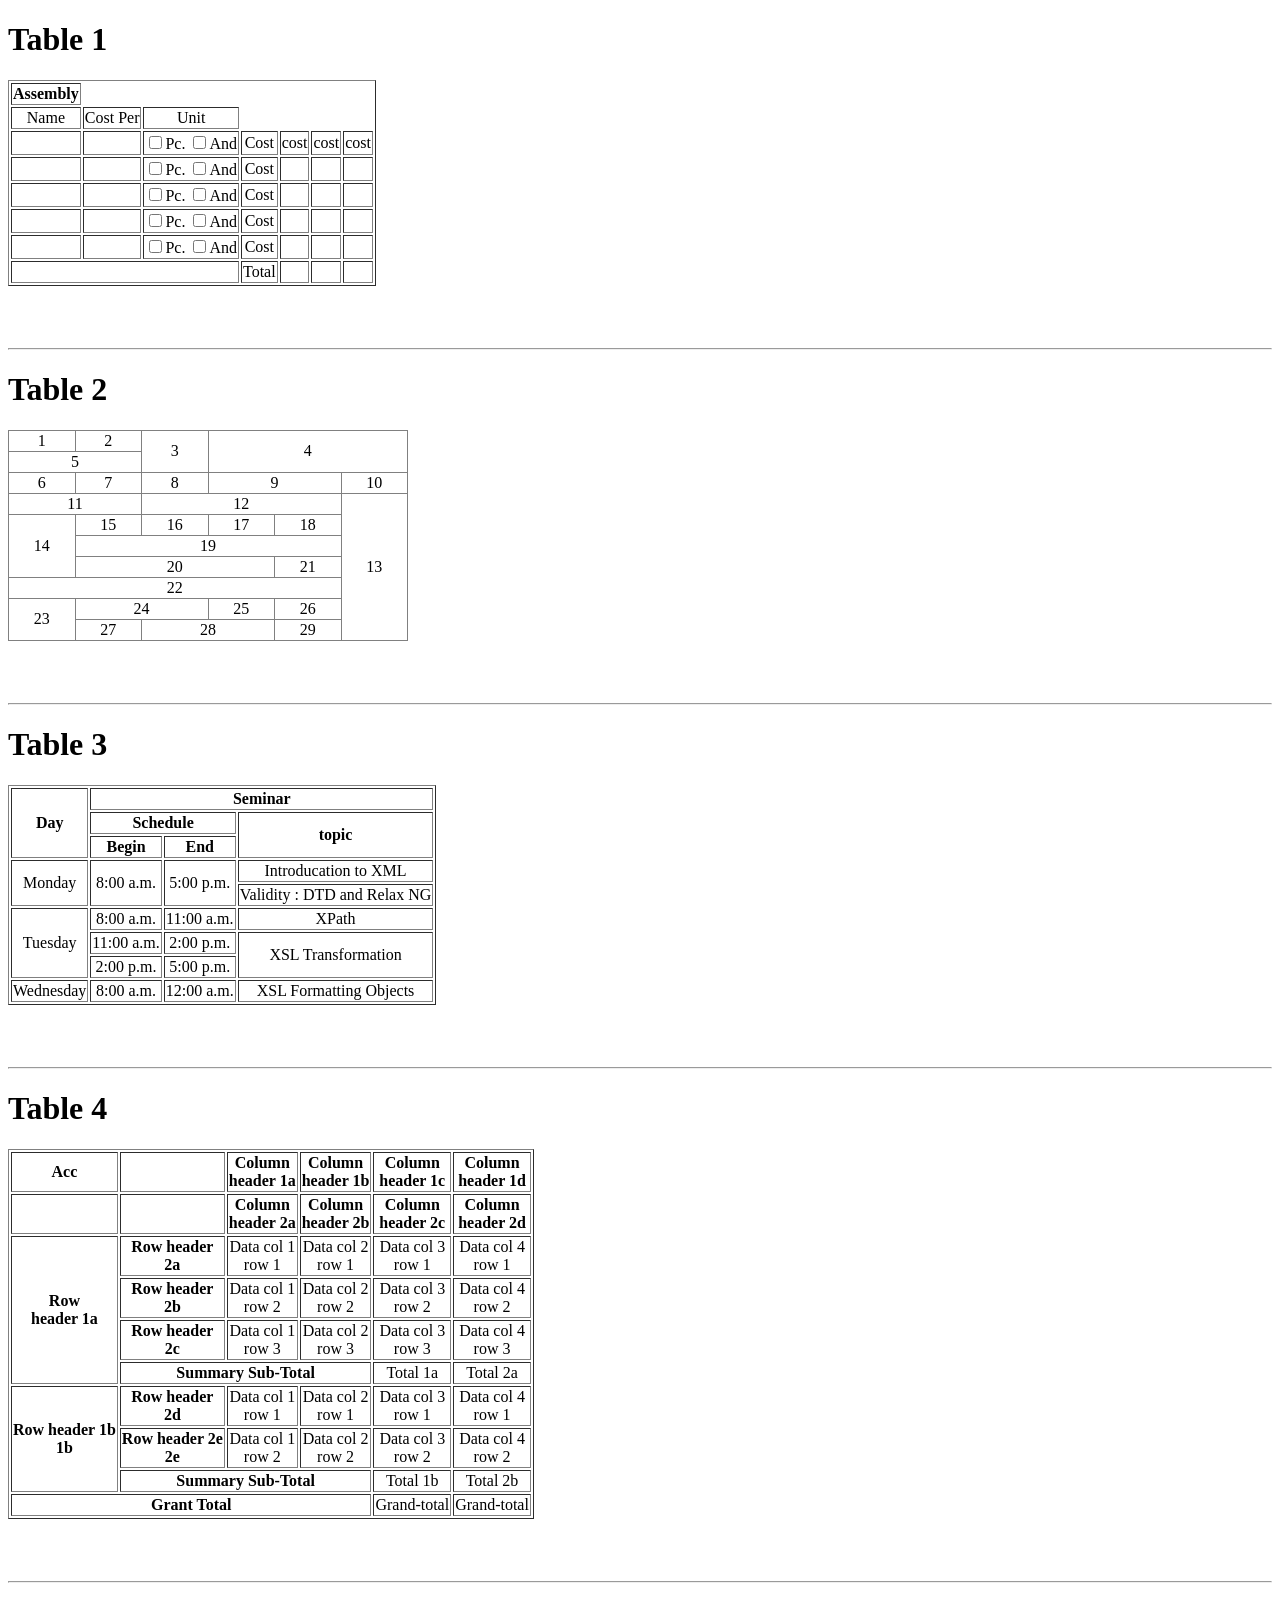
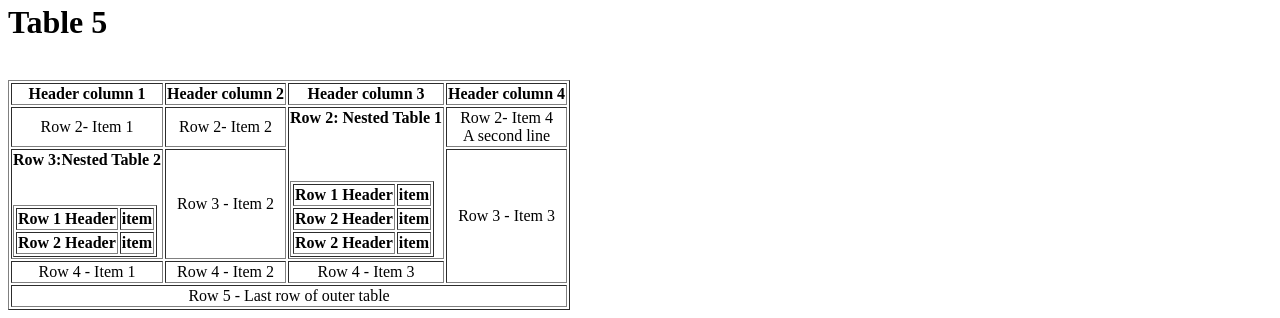
<file: html/index.html>
<!DOCTYPE html>
<html lang="en">
<head>
    <meta charset="UTF-8">
    <meta name="viewport" content="width=device-width, initial-scale=1.0">
    <title>Tables</title>
    <style>
        table{
            text-align: center;
        }
    </style>
</head>
<body>
    <h1>Table 1</h1>
    <table border="1">
        <tr>
            <th>Assembly</th>
        </tr>
        <tr>
            <td>Name</td>
            <td>Cost Per</td>
            <td>Unit</td>
        </tr>
        <tr>
            <td></td>
            <td></td>
            <td colspan="5"><input type="checkbox">Pc. <input type="checkbox" name="" id="">And</td>
            <td>Cost</td>
            <td>cost</td>
            <td>cost</td>
            <td>cost</td>
            
        </tr>
         <tr>
             <td></td>
            <td></td>
            <td colspan="5" ><input type="checkbox">Pc. <input type="checkbox" name="" id="">And</td>
            <td>Cost</td>
             <td></td>
            <td></td>
            <td></td>
        </tr>
         <tr>
             <td></td>
            <td></td>
            <td colspan="5"><input type="checkbox">Pc. <input type="checkbox" name="" id="">And</td>
            <td>Cost</td>
             <td></td>
            <td></td>
            <td></td>
        </tr>
         <tr>
             <td></td>
            <td></td>
            <td colspan="5"><input type="checkbox">Pc. <input type="checkbox" name="" id="">And</td>
            <td>Cost</td>
             <td></td>
            <td></td>
            <td></td>
        </tr>
         <tr>
             <td></td>
            <td></td>
            <td colspan="5"><input type="checkbox">Pc. <input type="checkbox" name="" id="">And</td>
            <td>Cost</td>
             <td></td>
            <td></td>
            <td></td>
        </tr>
        <tr>
            
            <td colspan="7"></td>
            
            <td>Total</td>
            <td></td>
            <td></td>
            <td></td>
        </tr>
        
      

        
    </table>
    
<br><br><br><hr>
<h1>Table 2</h1>
<table border="1" style="width: 400px; border-collapse: collapse;">
    
    <tr>
        <td>1</td>
        <td>2</td>
        <td rowspan="2">3</td>
        <td rowspan="2" colspan="4">4</td>
        
        
        
    </tr>
    <tr>
        <td colspan="2">5</td>
    </tr>
    <tr>
        <td>6</td>
        <td>7</td>  
        <td>8</td>
        <td colspan="3">9</td>
        
        <td>10</td>
       
        
    </tr>
    <tr>
        <td colspan="2">11</td>
        <td colspan="4">12</td>
        <td rowspan="7">13</td>
    </tr>
    <tr>
        <td rowspan="3">14</td>
        <td>15</td>
        <td>16</td>
        <td>17</td>
        <td>18</td>
    </tr>
    <tr>
        <td colspan="4">19</td>
    </tr>
    <tr>
        <td colspan="3">20</td>
        <td colspan="2">21</td>
    </tr>
    <tr>
        <td colspan="5">22</td>
    </tr>
    <tr>
        <td rowspan="2">23</td>
        <td colspan="2">24</td>
        <td>25</td>
        <td>26</td>
    </tr>
    <tr>
        <td>27</td>
        <td colspan="2">28</td>
        <td>29</td>
    </tr>
</table>
    <br><br><br><hr>
    <h1>Table 3</h1>

    <table border="1">
        <tr>
            <th rowspan="3">Day</th>
            <th colspan="4">Seminar</th>
        </tr>
        <tr>
            <th colspan="2">Schedule</th>
            <th rowspan="2">topic</th>
        </tr>
        <tr>
            <th>Begin</th>
            <th>End</th>
        </tr>
        <tr>
            <td rowspan="2">Monday</td>
            <td rowspan="2">8:00 a.m.</td>
            <td rowspan="2">5:00 p.m.</td>
            <td>Introducation to XML </td>
        </tr>
        <tr>
            <td>Validity : DTD and Relax NG</td>

        </tr>
        <tr>
            <td rowspan="3">Tuesday</td>
            <td>8:00 a.m.</td>
            <td>11:00 a.m.</td>
            <td>XPath</td>
        </tr>
        <tr>
            <td>11:00 a.m.</td>
            <td>2:00 p.m.</td>
            <td rowspan="2">XSL Transformation</td>
        </tr>
        <tr>
            <td>2:00 p.m.</td>
            <td>5:00 p.m.</td>
        </tr>
        <tr>
            <td>Wednesday</td>
            <td>8:00 a.m.</td>
            <td>12:00 a.m.</td>
            <td>XSL Formatting Objects</td>
        </tr>
    </table>
    <br><br><br><hr>
    <h1>Table 4</h1>
    <table border="1">
        <tr>
            <th>Acc</th>
            <th></th>
            <th>Column <br> header 1a</th>
            <th>Column <br> header 1b</th>
            <th>Column <br> header 1c</th>
            <th>Column <br> header 1d</th>
        </tr>
        <tr>
            <th></th>
            <th></th>
             <th>Column <br> header 2a</th>
            <th>Column <br> header 2b</th>
            <th>Column <br> header 2c</th>
            <th>Column <br> header 2d</th>
        </tr>
        <tr>
            <th rowspan="4">Row <br>header 1a</th>
            <th>Row header <br> 2a</th>
            <td>Data col 1 <br> row 1</td>
            <td>Data col 2 <br> row 1</td>
            <td>Data col 3 <br> row 1</td>
            <td>Data col 4 <br> row 1</td>
        </tr>
        <tr>
            <th>Row header <br> 2b</th>
             <td>Data col 1 <br> row 2</td>
            <td>Data col 2 <br> row 2</td>
            <td>Data col 3 <br> row 2</td>
            <td>Data col 4 <br> row 2</td>
        </tr>
          <tr>
            <th>Row header <br> 2c</th>
             <td>Data col 1 <br> row 3</td>
            <td>Data col 2 <br> row 3</td>
            <td>Data col 3 <br> row 3</td>
            <td>Data col 4 <br> row 3</td>
        </tr>
        <tr>
            <th colspan="3">Summary Sub-Total</th>
            <td>Total 1a</td>
            <td>Total 2a</td>
        </tr>
        <tr>
            <th rowspan="3">Row header 1b<br> 1b</th>
            <th>Row header <br> 2d</th>
             <td>Data col 1 <br> row 1</td>
            <td>Data col 2 <br> row 1</td>
            <td>Data col 3 <br> row 1</td>
            <td>Data col 4 <br> row 1</td>
        </tr>
        <tr>
            <th>Row header 2e<br> 2e</th>
             <td>Data col 1 <br> row 2</td>
            <td>Data col 2 <br> row 2</td>
            <td>Data col 3 <br> row 2</td>
            <td>Data col 4 <br> row 2</td>
        </tr>
        <tr>
            <th colspan="3">Summary Sub-Total</th>
            <td>Total 1b</td>
            <td>Total 2b</td>
        </tr>
        <tr>
            <th colspan="4">Grant Total</th>
            <td>Grand-total</td>
            <td>Grand-total</td>
        </tr>
    </table>
    <br><br><br><hr>
    <h1>Table 5</h1>
    <table border="1">
        <tr>
            <th>Header column 1</th>
            <th>Header column 2</th>
            <th>Header column 3</th>
            <th>Header column 4</th>
        </tr>
        <tr>
            <td>Row 2- Item 1</td>
            <td>Row 2- Item 2</td>
            <br>
            <th rowspan="2">Row 2: Nested Table 1

                <table border="1">
                    <br><br><br><br>
                    <tr>
                        <th>Row 1 Header</th>
                        <td>item</td>
                    </tr>
                    <tr>
                        <th>Row 2 Header</th>
                        <td>item</td>
                    </tr>
                    <tr>
                        <th>Row 2 Header</th>
                        <td>item</td>
                    </tr>
                </table>
            </th>
          

            <td>Row 2- Item 4 <br>A second line</td>

        </tr>
        <tr>
            <th rowspan="1">Row 3:Nested Table 2
            <br><br><br>
                       <table border="1">
                    <tr>
                        <th>Row 1 Header</th>
                        <td>item</td>
                    </tr>
                    <tr>
                        <th>Row 2 Header</th>
                        <td>item</td>
                    </tr>
                </table>
            </th>
             <td>Row 3 - Item 2</td>
              <td rowspan="2">Row 3 - Item 3</td>
              <tr>
                <td>Row 4 - Item 1</td>
                <td>Row 4 - Item 2</td>
                <td>Row 4 - Item 3</td>
                
              </tr>
              <tr>
                <td colspan="4">Row 5 - Last row of outer table</td>
              </tr>
                

        </tr>
    </table>
</body>
</html>
</file>
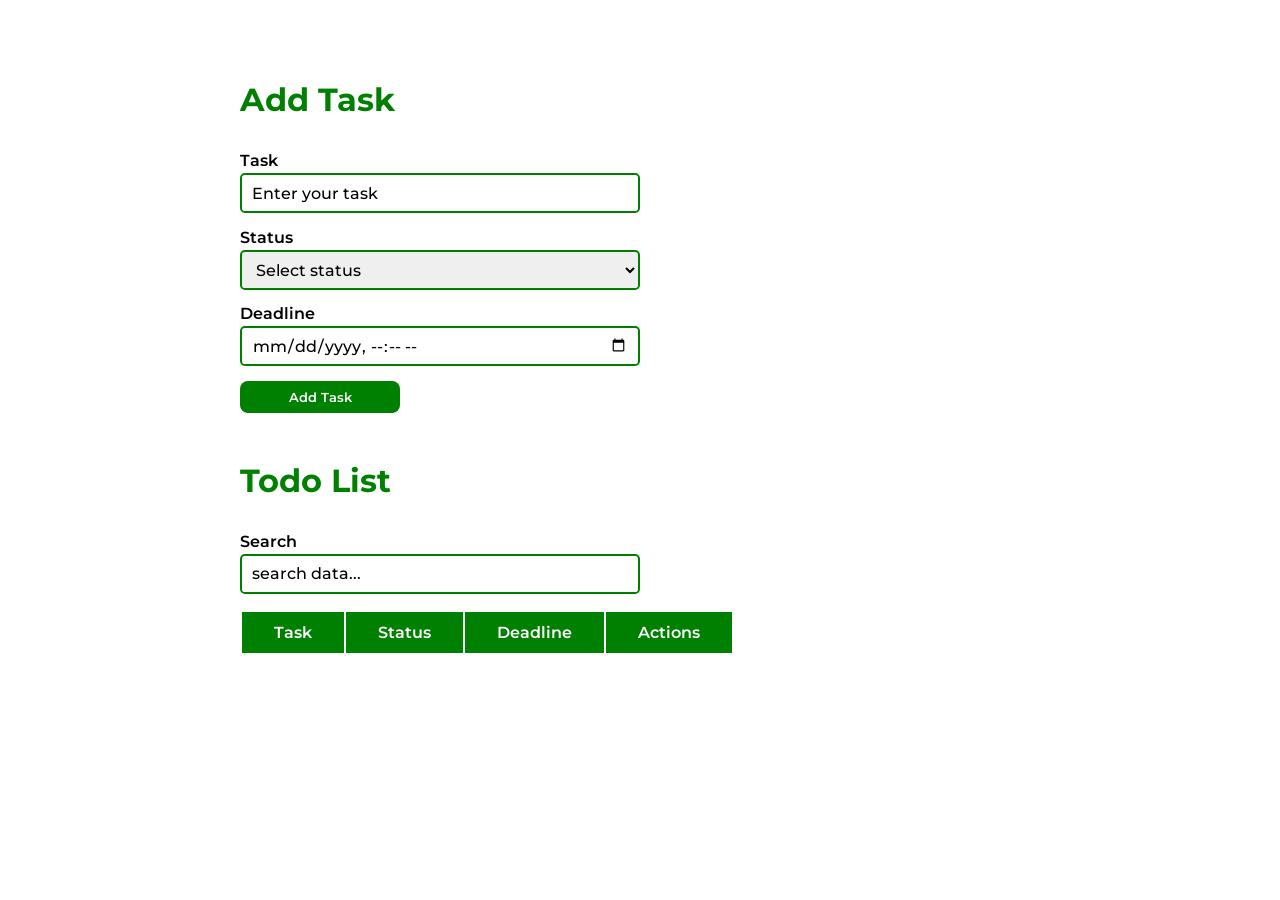
<file: crud/crud.html>
<!DOCTYPE html>
<html lang="en">
<head>
    <meta charset="UTF-8">
    <meta name="viewport" content="width=device-width, initial-scale=1.0">
    <title>Crud Operation</title>

    <!-- style file -->
    <link rel="stylesheet" href="./crud.css">

    <!-- font link -->
  <link rel="preconnect" href="https://fonts.googleapis.com">
<link rel="preconnect" href="https://fonts.gstatic.com" crossorigin>
<link href="https://fonts.googleapis.com/css2?family=Inter:ital,opsz,wght@0,14..32,100..900;1,14..32,100..900&family=Montserrat:ital,wght@0,100..900;1,100..900&family=Roboto:ital,wght@0,100..900;1,100..900&display=swap" rel="stylesheet">

</head>
<body>
    
    <main>
        <div class="curdselection">
            <p>Add Task</p>
            <div class="formData">
                
                <form action="" id="userTaskSubmit">
                    <div class="userInformation">

                        <label for="userTask">Task</label>
                        <input type="text" name="enterTask" id="enterTask" placeholder="Enter your task">
                        <span class="requireSpan1">please fill up</span>
                    </div>
                    
                    <div class="userInformation">
                        
                        <label for="userStatus">Status</label>
                        <select name="userDropDown" id="userDropDown">
                            <option value="" name="">Select status</option>
                            <option value="ongoing" name="ongoing">Ongoing</option>
                            <option value="padding" name="padding">Padding</option>
                            <option value="completed" name="completed">Completed</option>
                        </select>
                        <span class="requireSpan2">please fill up</span>
                    </div>
                    <div class="userInformation">
                        
                        <label for="userTime">Deadline</label>
                        <input type="datetime-local" name="userTime" id="userTime">
                        <span class="requireSpan3">please fill up</span>
                    </div>
                    <button type="submit" id="addTaskData">Add Task</button>
                </form>
            </div>
            <div class="taskTable">
                <p>Todo List</p>
                <div class="searchElem">

                    <label for="searchData">Search</label>
                    <input type="text" name="searchData" id="searchData" placeholder="search data...">
                </div>
                <table border="1" id="tableData">
                    <tr>
                        <th>Task</th>
                        <th>Status</th>
                        <th>Deadline</th>
                        <th>Actions</th>
                    </tr>
                    <tr class="dataInsert">
                        
                    </tr>
                    
                </table>
            </div>
        </div>
        
    </main>
    




    <script src="./crud.js"></script>
</body>
</html>
</file>
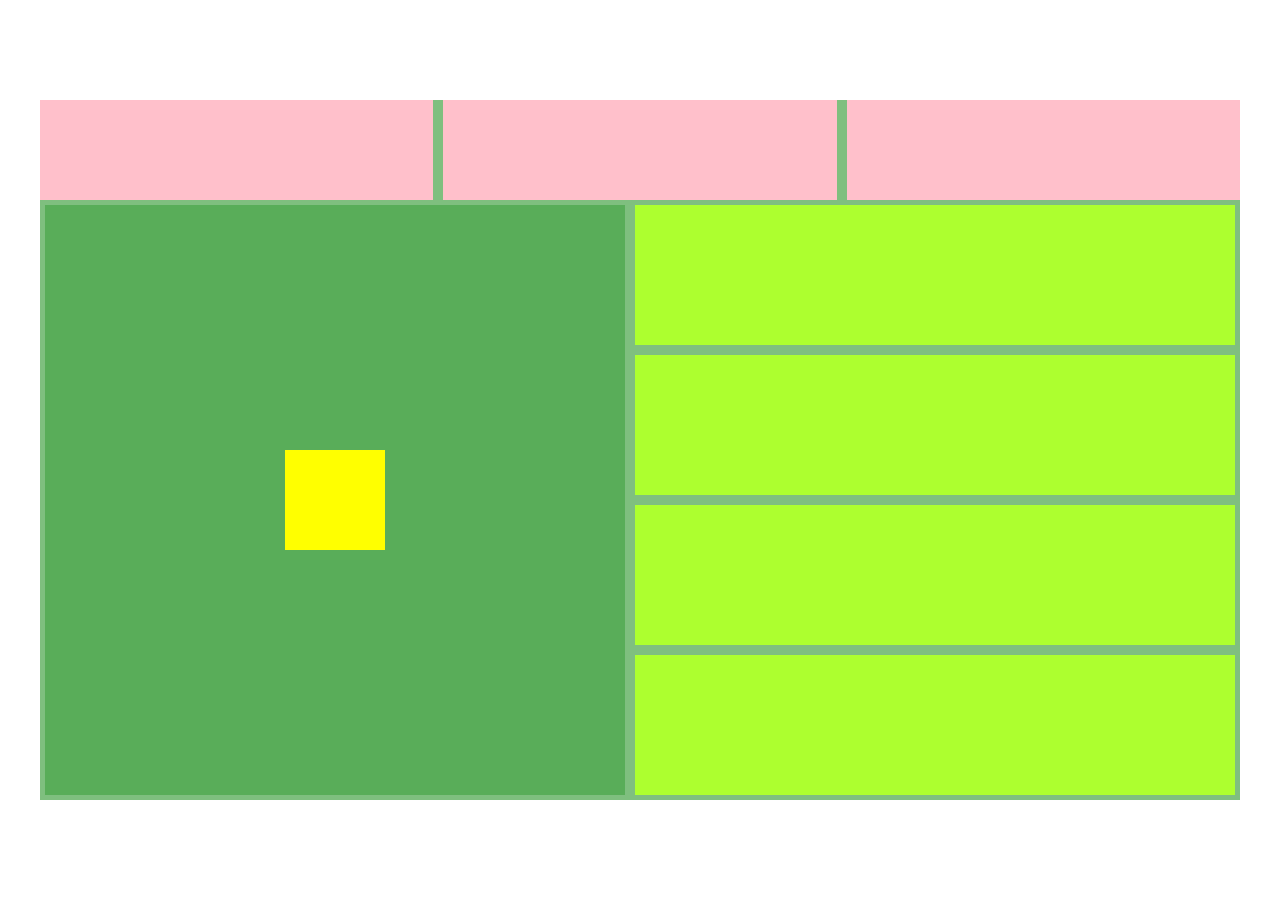
<file: css/flexbox1.html>
<!DOCTYPE html>
<html lang="en">
<head>
    <meta charset="UTF-8">
    <meta name="viewport" content="width=device-width, initial-scale=1.0">
    <title>Flex-box</title>
    <link rel="stylesheet" href="style.css">
</head>
<body>
    <div class="main-container">
        <div class="top-div">
          <div></div>
          <div></div>
          <div></div>
        </div>
        <div class="second-div">

          <div class="left-div">
            <div class="yellow-div"></div>
          
          </div>
          <div class="right-div">
            <div></div>
            <div></div>
            <div></div>
            <div></div>
        </div>
        </div>
    </div>
 </body>
</html>
</file>
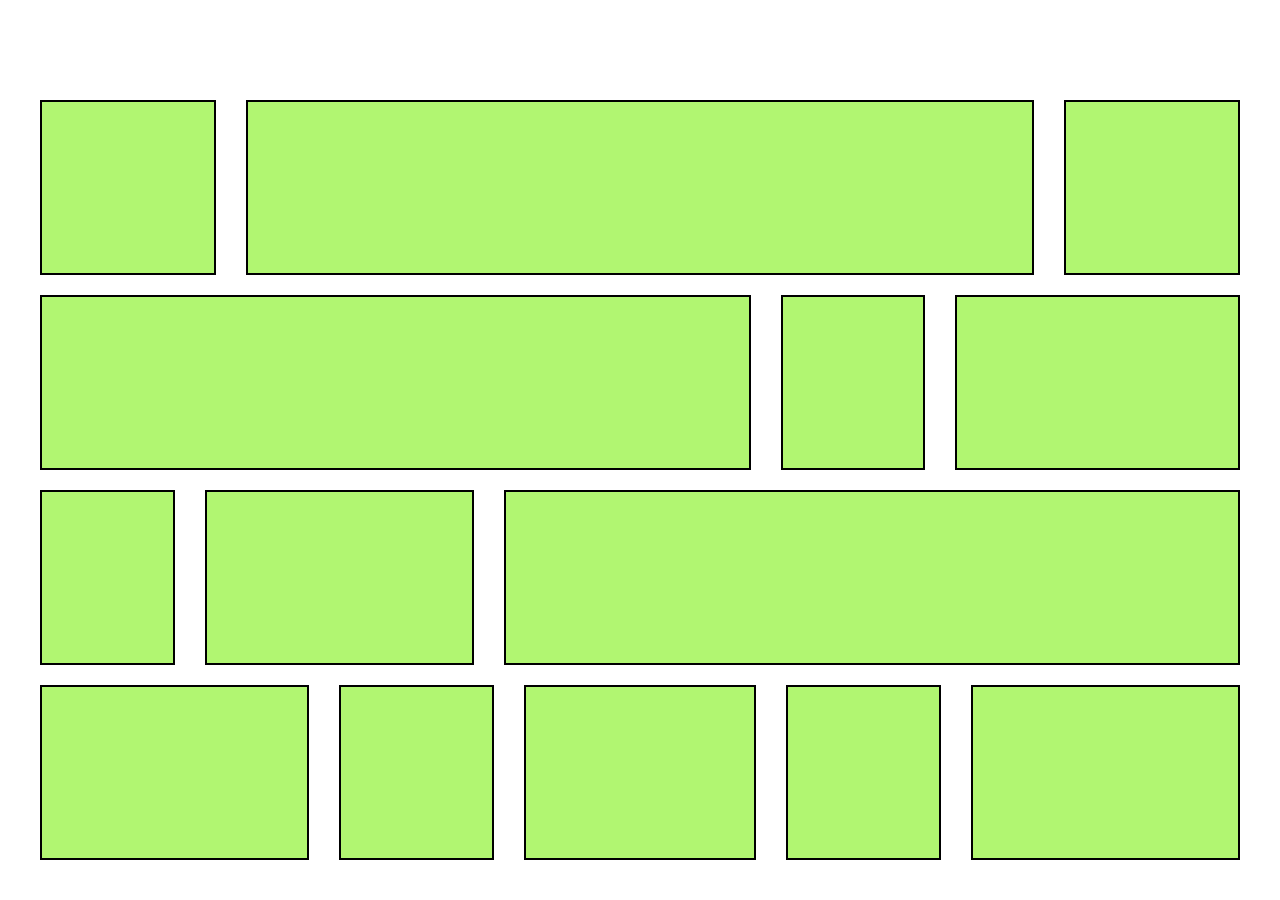
<file: css/flexbox2.html>
<!DOCTYPE html>
<html lang="en">
<head>
    <meta charset="UTF-8">
    <meta name="viewport" content="width=device-width, initial-scale=1.0">
    <title>Document</title>
    <link rel="stylesheet" href="./flexbox2.css">
</head>
<body>
    <div class="main-container">
        <div class="top-div">
            <div></div>
            <div class="middle-div"></div>
            <div></div>
        </div>
        <div class="second-div">
            <div class="first-div"></div>
            <div></div>
            <div></div>
        </div>
          <div class="third-div">
            <div></div>
            <div></div>
            <div class="last-div"></div>
        </div>
          <div class="fourth-div">
            <div></div>
            <div></div>
            <div></div>
            <div></div>
            <div></div>
        </div>
    </div>
</body>
</html>
</file>
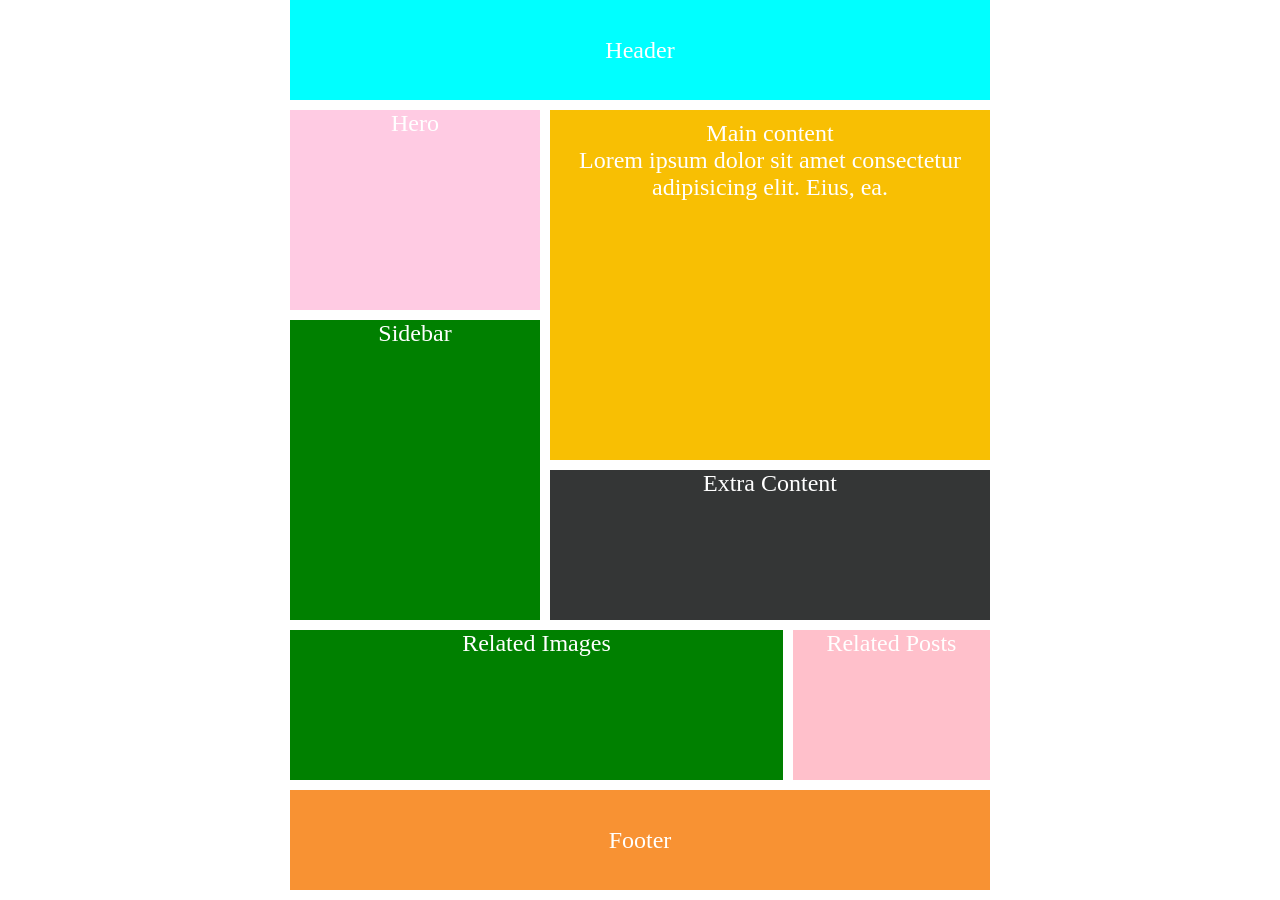
<file: css/flexbox3.html>
<!DOCTYPE html>
<html lang="en">
<head>
    <meta charset="UTF-8">
    <meta name="viewport" content="width=device-width, initial-scale=1.0">
    <title>Document</title>
    <link rel="stylesheet" href="./flexbox3.css">
</head>
<body>
    <div class="main-container">
        <div class="header">Header</div>
        <div class="top-main-div">

            <div class="top-div">
                <div>Hero</div>
                <div>Sidebar</div>
                
            </div>
            <div class="second-div-main">

                <div class="second-div">
                    <div>Main content
                        <p>Lorem ipsum dolor sit amet consectetur adipisicing elit. Eius, ea.</p>
                    </div>
                </div>
                <div class="extra">Extra Content</div>
            </div>
            
        </div>
        <div class="third-div">
            <div>Related Images</div>
            <div>Related Posts</div>
        </div>
        <div class="footer">Footer</div>
    </div>
</body>
</html>
</file>
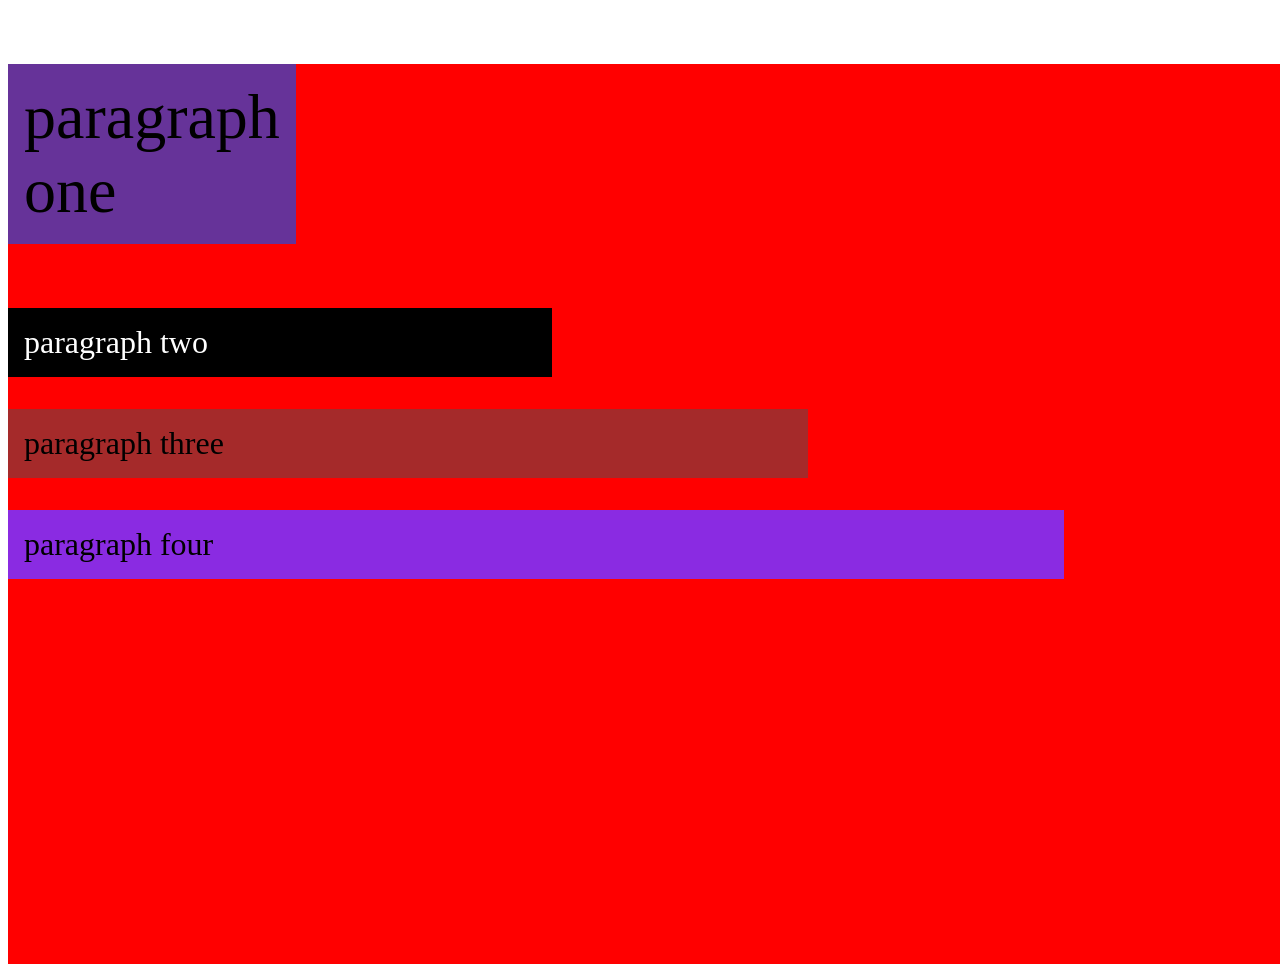
<file: css/media.html>
<!DOCTYPE html>
<html lang="en">
  <head>
    <meta charset="UTF-8" />
    <meta name="viewport" content="width=device-width, initial-scale=1.0" />
    <title>Document</title>
    <style>
      div {
        background-color: red;
        font-size: 2rem;
        width: 100dvw;
        height: 100dvh;
      }

      p {
        padding: 1rem;
      }
      .first {
        width: 20%;

        background-color: aqua;
      }
      .second {
        width: 40%;
        color: white;
        background-color: black;
      }
      .third {
        width: 60%;
        background-color: brown;
      }
      .fourth {
        width: 80%;
        background-color: blueviolet;
      }
      @media (min-width: 320px) {
        .first {
          background-color: rebeccapurple;
          font-size: 4rem;
        }
      }
    </style>
  </head>
  <body>
    <div>
      <p class="first">paragraph one</p>
      <p class="second">paragraph two</p>
      <p class="third">paragraph three</p>
      <p class="fourth">paragraph four</p>
    </div>
  </body>
</html>
</file>
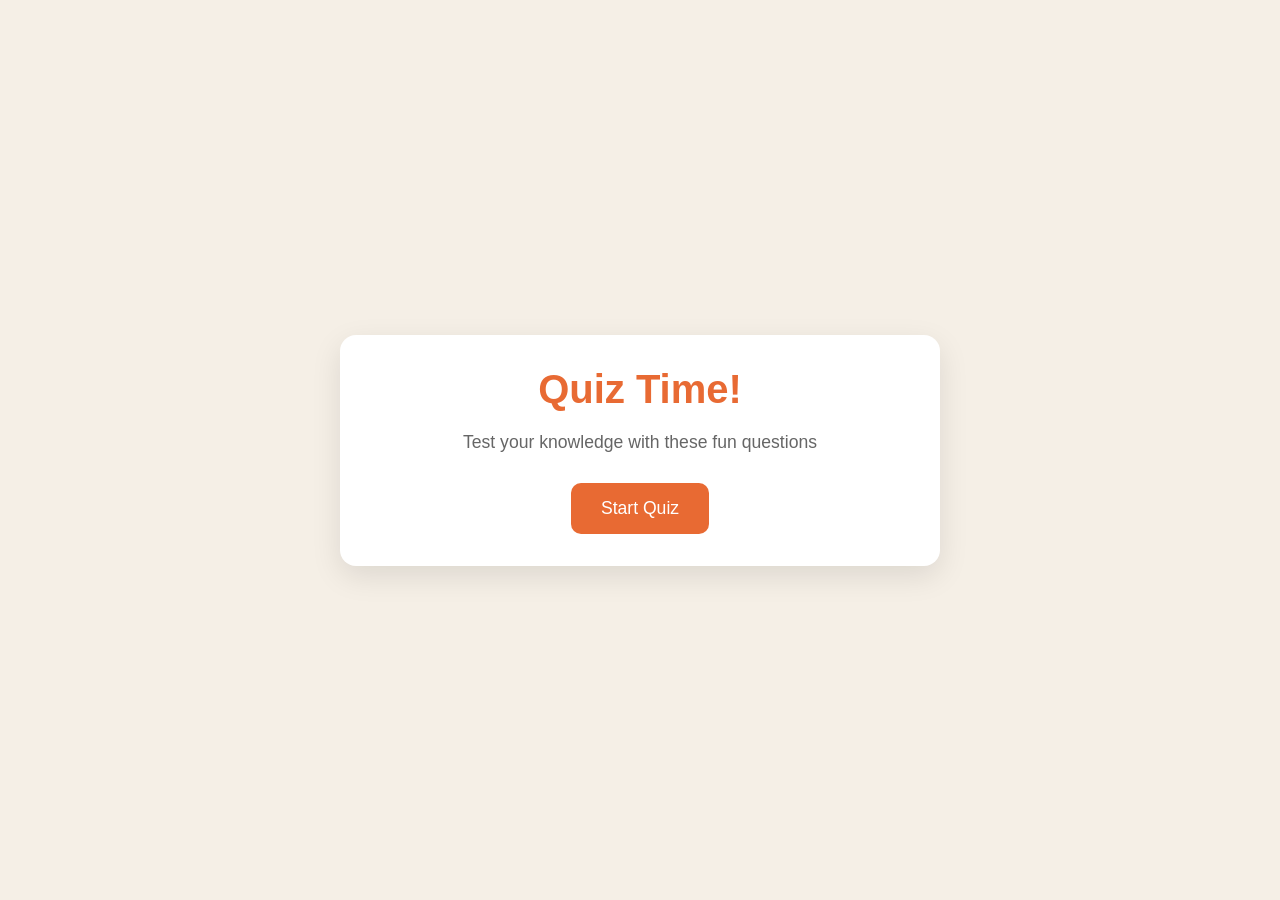
<file: js-project/quiz-app.html>
<!DOCTYPE html>
<html lang="en">
<head>
    <meta charset="UTF-8">
    <meta name="viewport" content="width=device-width, initial-scale=1.0">
    <title>Quiz App</title>
    <link rel="stylesheet" href="./quiz-app.css">
</head>
<body>
    
    <div class="container">
        <div class="screen active" id="start-screen">
            <h1>Quiz Time!</h1>
            <p>Test your knowledge with these fun questions</p>
            <button id="start-btn">Start Quiz</button>
        </div>

        <div class="screen" id="quiz-screen">
            <div class="quiz-header">
                <h2 id="question-text">Question goes here</h2>
                <div class="quiz-info">
                    <p>
                        Question <span id="current-question">1</span> of <span id="total-questions">5</span>
                    </p>
                    <p>Score: <span id="score">0</span></p>
                </div>
            </div>

            <div id="answers-container" class="answers-container"></div>
                <div id="progress" class="progress"></div>
        </div>
        <div id="result-screen" class="screen">
            <h1>Quiz Results</h1>
            <div class="result-info">
                <p>You scored <span id="final-score">0</span> out of <span id="max-score">5</span></p>
                <div id="result-message">Good Job!</div>
            </div>
            <button id="restart-btn">Restart Quiz</button>
        </div>

    </div>


    <script src="./quiz-app.js"></script>
</body>
</html>
</file>
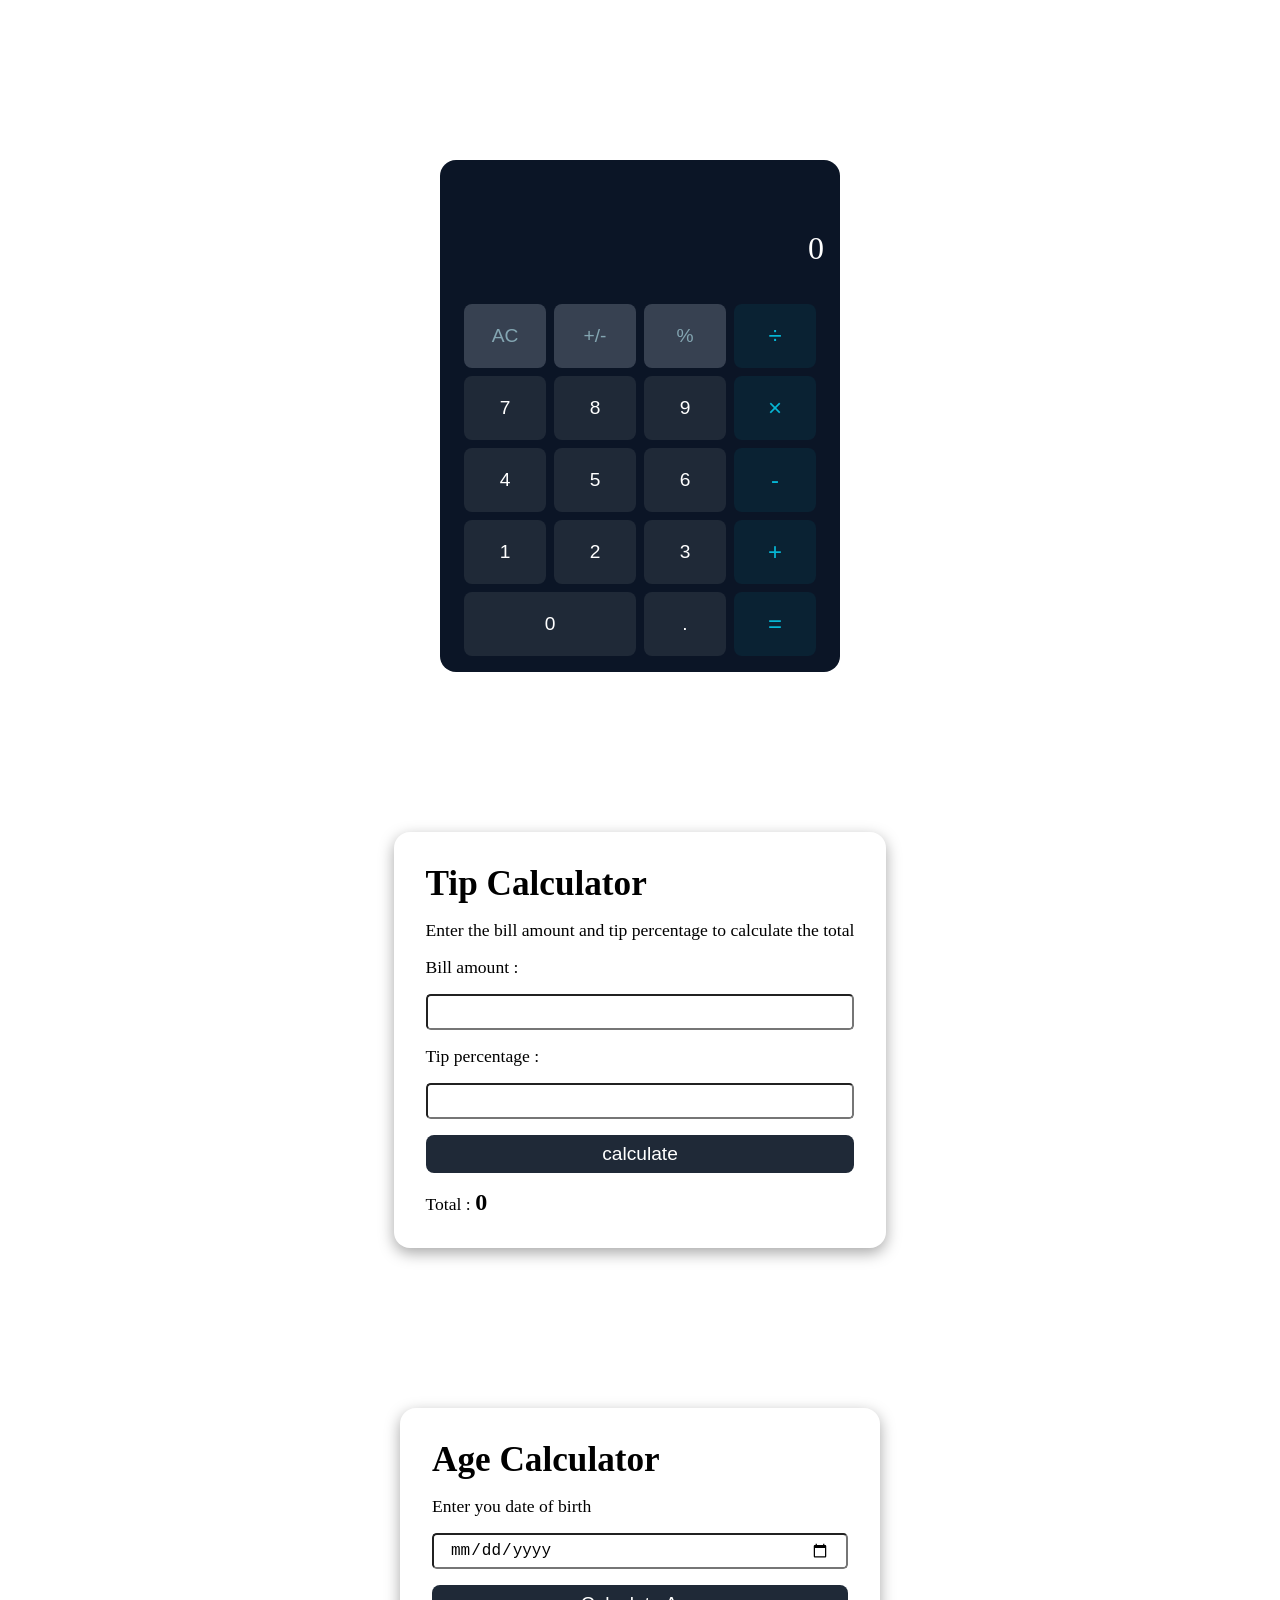
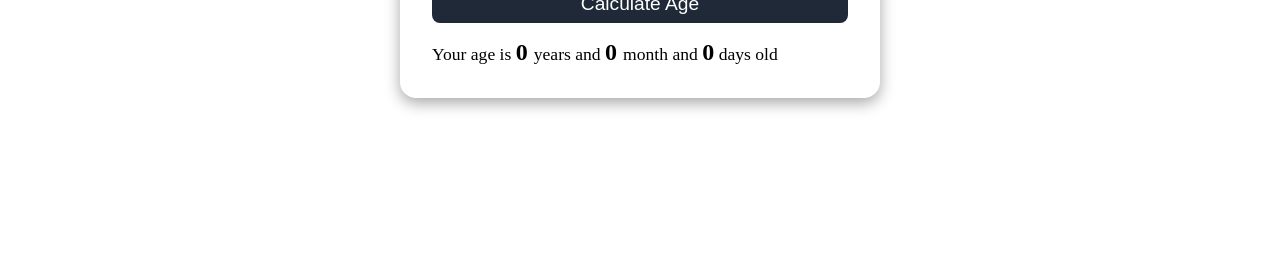
<file: js-task/task.html>
<!DOCTYPE html>
<html lang="en">
<head>
    <meta charset="UTF-8">
    <meta name="viewport" content="width=device-width, initial-scale=1.0">
    <title>Js task</title>
    <link rel="stylesheet" href="./task.css">
</head>
<body>
 <div class="main-container">

     <div class="container">
         <div class="display">0</div>
            <div class="buttons-container">
                <button onclick="clearData()" class="uniqueBtn">AC</button>
                <button onclick="getData('-')" class="uniqueBtn">+/-</button>
                <button onclick="getData('%')" class="uniqueBtn">%</button>
                <button onclick="getData('/')" class="operator">÷</button>
                <button onclick="getData('7')">7</button>
                <button onclick="getData('8')">8</button>
                <button onclick="getData('9')">9</button>
                <button onclick="getData('*')" class="operator">×</button>
                <button onclick="getData('4')">4</button>
                <button onclick="getData('5')">5</button>
                <button onclick="getData('6')">6</button>
                <button onclick="getData('-')" class="operator">-</button>
                <button onclick="getData('1')">1</button>
                <button onclick="getData('2')">2</button>
                <button onclick="getData('3')">3</button>
                <button onclick="getData('+')" class="operator">+</button>
                <button onclick="getData('0')" class="zeroBtn">0</button>
                <button onclick="getData('.')">.</button>
                <button onclick="calculte()" class="operator">=</button>
            </div>
        </div>


    <!-- Second task -->
    <div class="second_div">
        <div class="second_main_container">
            <h1>Tip Calculator</h1>
            <p>Enter the bill amount and tip percentage to calculate the total</p>
            <label for="bill_amount">Bill amount : </label>
            <input type="text" name="bill_amount" id="bill_amount">
            <label for="bill_per">Tip percentage : </label>
            <input type="text" name="bill_per" id="bill_per">
            <button class="calculate_btn">calculate</button>
            <p>Total : <span class="totalSpan">0</span></p>
        </div>
    </div>



    <div class="third_container">
        <div class="third-main-container">
            <h1>Age Calculator</h1>
            <p>Enter you date of birth</p>
            <input type="date" name="date" id="date">
            <button class="ageBtn">Calculate Age</button>
            <div class="ageInfo">

                <p>Your age is <span class="ageSpan"> 0 </span> years and <span class="ageMonth"> 0 </span> month and <span class="ageDate">0</span> days old</p>
            </div>
                <p class="invalidData">Invalid date</p>
        </div>
    </div>
<!--   if (year === currentYear || month === currentMonth || cdate === currentDate) {
    
    invalidData.style.display = "block"
  } -->

    </div>

    





    <script src="./task.js"></script>
</body>
</html>
</file>
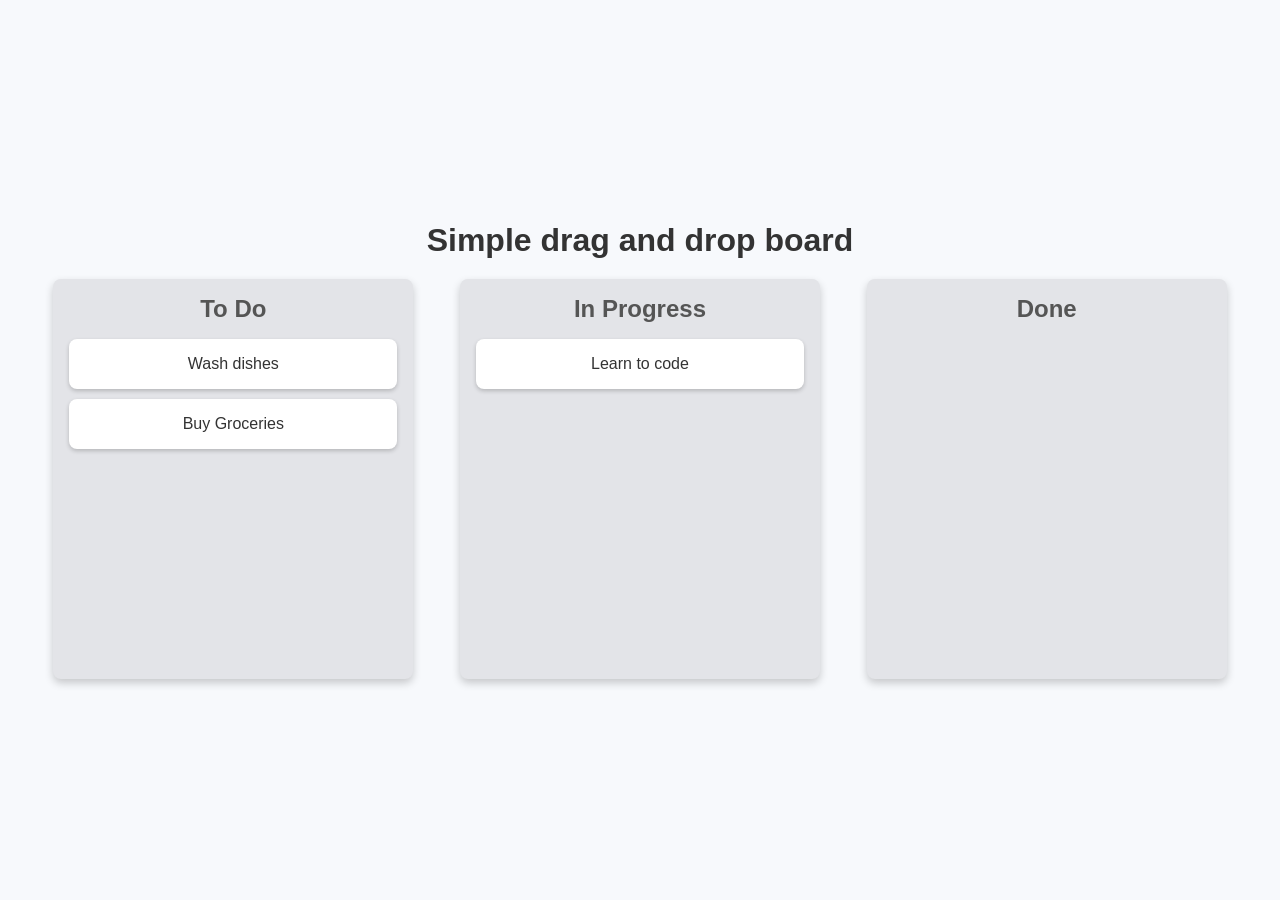
<file: js-project/drag-drop/drop.html>
<!DOCTYPE html>
<html lang="en">
<head>
    <meta charset="UTF-8">
    <meta name="viewport" content="width=device-width, initial-scale=1.0">
    <title>Drag and Drop</title>
    <link rel="stylesheet" href="./drop.css">
</head>
<body>
    
    <div class="container">
        <h1>Simple drag and drop board</h1>
        
        <div class="board">
            <!-- LIST 1 -->
            <div class="list" id="list1">
                <h2>To Do</h2>
                <div class="card" draggable="true" id="card1">Wash dishes</div>
                <div class="card" draggable="true" id="card2">Buy Groceries</div>
            </div>

            <!-- LIST 2 -->
            <div class="list" id="list2">
                <h2>In Progress</h2>
                <div class="card" draggable="true" id="card3">Learn to code</div>
            </div>

            <!-- LIST 3 -->
            <div class="list" id="list3">
                <h2>Done</h2>

            </div>
        </div>
        </div>




    <script src="./drop.js"></script>
</body>
</html>
</file>
<file: crud/crud.css>
*{
    padding: 0;
    margin: 0;
    box-sizing: border-box;
    font-family: "Montserrat", sans-serif;
    font-weight: 600;   
}
body::selection{
    background-color: green;
    color: white;
}

body{
    width: 100%;
    height: 100vh;

}
main{
    display: flex;
    justify-content: center;
    align-items: center;
    padding: 5rem;
}
#userTaskSubmit{
    display: flex;
    justify-content: center;
    flex-direction: column;
    gap: .9rem;
}
#userTaskSubmit > div{
    display: flex;
    justify-content: center;
    flex-direction: column;
    gap: .2rem;
}
input{
    width: 25rem;
    height: 2.5rem;
    padding: .6rem;
    border-radius: .3rem;
    border: .15rem solid green;
    font-size: .99rem;
    font-weight: 500;
    
}
input::placeholder{
    color: black;
}
button{
    width: 10rem;
    padding: .5rem 1rem;
    border-radius: .5rem;
    background-color: green;
    color: white;
    border: none;
}
p{
    
    margin-bottom: 2rem;
    font-size: 2rem;
    font-weight: 700;
    color: green;
}
#userDropDown{
       width: 25rem;
    height: 2.5rem;
    padding: .5rem .6rem;
    border-radius: .3rem;
    border: .15rem solid green;
    font-size: .99rem;
    font-weight: 500;
}
span{
    color: rgba(255, 0, 0,.8);
    display: none;
    
}
.taskTable{
    margin: 3rem 0rem;
}
#tableData{
    border: .15rem solid green;
    border-collapse: collapse;
    border: .15rem solid white;
   
}
th{
    border: .15rem solid white;
    color: white;
    background-color: green;
    padding: .7rem 2rem;
}
td{
     padding: .7rem 2rem; 
}

.editButton{
    width: 5rem;
    background-color: rgba(0, 128, 0,.85);
    padding: .8rem;
    margin: .5rem;
}
.deleteButton{
    width: 5rem;
    background-color: rgba(0, 128, 0,.85);
    padding: .8rem;
}
.searchElem{
       display: flex;
    justify-content: center;
    flex-direction: column;
    gap: .2rem;
    margin: 1rem 0rem;
}
.formData{
    width: 50rem;
}
.taskTable .tableData{
    width: 50rem;
}
</file>
<file: css/style.css>
*{
    padding: 0;
    margin: 0;
    box-sizing: border-box;
}
body{
    display: grid;
    place-items: center;
    margin-top: 100px;
}

.main-container{
    width: 1200px;
    height: 700px;
    background-color: rgba(0, 128, 0,0.5);
    
    
   
}
.top-div{
    display: flex;
    gap: 10px;
}
.top-div div{
    width: 400px;
    height: 100px;
    background-color: pink;
    
}
.left-div{
    width: 600px;
    height: 590px;
    margin:5px;
    background-color: rgb(0, 128, 0,0.3);
    position: relative;
    
}
.second-div{
    display: flex;
}
.yellow-div{
    width: 100px;
    height: 100px;
    position: absolute;
    top: 50%;
    left: 50%;
    transform: translate(-50%,-50%);
    background-color: yellow;
}
.right-div{
     width: 600px;
    height: 590px;
    display: flex;
    flex-direction: column;
    gap: 10px;
    margin:5px;
  
    
    
}
.right-div div{
    width: 600px;
    height: 300px;
    background-color: greenyellow;
}
</file>
<file: css/flexbox2.css>
*{
    padding: 0;
    margin: 0;  
    box-sizing: border-box;
}
body{
    display: grid;
    place-items: center;
    margin-top: 100px;
}
.main-container{
    width: 1200px;
    height: 764px;
    
}
.top-div{
   
    display: flex;
    gap: 30px;
}
.top-div div{
    width: 400px;
    height: 175px;
    background-color: rgba(120, 240, 9, 0.575);
    
    border: 2px solid black;
}
.top-div .middle-div{
    width: 900px;
}

.top-div div:first-child{
    width: 200px;
}
.top-div div:last-child{
    width: 200px;
}
.second-div{
   
    display: flex;
    gap: 30px;
    margin-top: 20px;
}
.second-div div{
    width: 400px;
    height: 175px;
    background-color: rgba(120, 240, 9, 0.575);
    border: 2px solid black;
}
.second-div .first-div{
    width: 1000px;
}
.second-div div:nth-of-type(2){
    width: 200px;
}

.third-div{
   
    display: flex;
    gap: 30px;
    margin-top: 20px;
}
.third-div div{
    width: 400px;
    height: 175px;
    background-color: rgba(120, 240, 9, 0.575);
    border: 2px solid black;
}
.third-div .last-div{
    width: 1100px;
}

.third-div div:nth-of-type(1){
    width: 200px;
}
.fourth-div{
   
    display: flex;
    gap: 30px;
    margin-top: 20px;
}
.fourth-div div{
    width: 400px;
    height: 175px;
    background-color: rgba(120, 240, 9, 0.575);
    border: 2px solid black;
}
.fourth-div div:first-child{
    width: 700px;
}
.fourth-div div:last-child{
    width: 700px;
}
.fourth-div div:nth-of-type(3){
    width: 600px;
}
</file>
<file: css/flexbox3.css>
*{
    padding: 0;
    margin: 0;
    box-sizing: border-box;
}
body{
    display: flex;
    align-items: center;
    justify-content: center;
    color: white;
    font-size: 24px;
    text-align: center;
    
}
.main-container{
    width: 700px;
    height: 900px;
   
}
.header{
    width: 100%;
    height: 100px;
    background-color: aqua;
    display: flex;
    align-items: center;
    justify-content: center;
}
.top-div{
    display: flex;
 flex-direction: column;
    gap: 10px;
}
.top-div div:first-child{
width: 250px;
    height: 200px;
    margin-top: 10px;
    
    background-color: rgba(255, 192, 221, 0.822);
}
.top-div div:last-child{
width: 250px;
    height: 300px;
    background-color: green;
}

.second-div{
    display: flex;
    gap: 10px;
}
.second-div div:first-child{
    width: 440px;
    height: 350px;
    background-color: rgb(248, 191, 3);
    margin-top: 10px;
    padding: 10px;
    
}
.second-div div{
    width: 430px;
    height: 350px;
    background-color: rgb(248, 191, 3);
    margin-top: 10px;
    padding: 10px;
    
}
.top-main-div{
    display: flex;
    gap: 10px;
    
}

.second-div-main{
    display: flex;
    flex-direction: column;
}
.extra{
    width: 440px;
    height: 150px;
    background-color: rgb(52, 54, 54);
    margin-top: 10px;
}
.third-div{
    display: flex;
    gap: 10px;
}
.third-div div:first-child{
    width: 500px;
    height: 150px;
    margin-top: 10px;
    background-color: green;
}
.third-div div:last-child{
    width: 200px;
    height: 150px;
    margin-top: 10px;
    background-color: pink;
}
.footer{
     width: 100%;
    height: 100px;
    background-color: rgba(247, 119, 0,0.8);
    display: flex;
    align-items: center;
    justify-content: center;
    margin-top: 10px;
}
</file>
<file: js-project/quiz-app.css>
*{
    margin: 0;
    padding: 0;
    box-sizing: border-box;
}
body{
    background: #f5efe6;
    display: flex;
    justify-content: center;
    align-items: center;    
    min-height: 100vh;
    padding: 1rem;
    font-family: sans-serif;
}
.container{
    background-color: white;
    border-radius: 1rem;
    box-shadow: 0 10px 30px rgba(0, 0, 0, 0.1);
    width: 100%;
    max-width: 600px;
    overflow: hidden;
    position: relative;
}
.screen{
    display: none;
    padding: 2rem;
    text-align: center;
}
.screen.active{
    display: block;
}

#start-screen h1{
    color: #e86a33;
    margin-bottom: 20px;
    font-size: 2.5rem;

}
#start-screen p{
    color: #666;
    margin-bottom: 30px;
    font-size: 1.1rem;

}
.quiz-header{
    margin-bottom: 2rem;
}
#question-text{
    color: #333;
    font-size: 1.5rem;
    margin-bottom: 1rem;
    line-height: 1.4;
}
.quiz-info{
    display: flex;
    justify-content: space-between;
    color: #666;
    margin-bottom: 10px;

}
.answers-container{
    display: flex;
    flex-direction: column;
    gap: 10px;
    margin-bottom: 25px;
}
.answer-btn{
    background-color: #f8f0e5;
    color: #333;
    border: 2px solid #eadbc8;
    border-radius: 10px;
    padding: 1rem;
    cursor: pointer;
    text-align: left;
    transition: all 0.3s ease;
}
.answer-btn:hover{
    background-color: #eadbc8;
    border-color: #dac0ae;

}
.answer-btn.correct{
    background-color: #e6fff0;
    border-color: #a3f0c4;
    color: #28a745;
}
.answer-btn.incorrect{
    background-color: #fff0f0;
    border-color: #ffbdbd;
    color: #dc3545;
}
.progress-bar{
    height: 10px;
    background-color: #f8f0e5;
    border-radius: 5px;
    overflow: hidden;
    margin-top: 20px;
}
.progress{
    height: 100%;
    background-color: #e86a33;
    width: 0%;
    transition: width .3s ease;
}
#result-screen h1{
    color: #e86a33;
    margin-bottom: 30px;

}
.result-info{
    background-color: #f8f0e5;
    border-radius: 10px;
    margin-bottom: 30px;
    padding: 20px;
}
.result-info p{
    font-size: 1.2rem;
    color: #333;
    margin-bottom: 1rem;
}
#result-message{
    font-size: 1.5rem;
    font-weight: 600;
    color: #e86a33;
}
button{
    background-color: #e86a33;
    color: white;
    border: none;
    border-radius: 10px;
    padding: 15px 30px;
    font-size: 1.1rem;
    cursor: pointer;
    transition: background-color 0.3s ease;
}
button:hover{
    background-color: #d45b28;
}

@media (max-width:500px) {
    .screen{
        padding: 1rem;
    }
    #start-screen h1{
        font-size: 2rem;
    }

}
</file>
<file: js-task/task.css>
*{
    margin: 0;
    padding: 0;
    box-sizing: border-box;
}
body,html{
    width: 100%;
    height: 100%;
}
.container{
    width: 25rem;
    padding: 1rem 0rem;
    margin: 10rem  auto;
    background-color: #0b1526;
    border-radius:1rem;
    
    
  
}
.display{
    width: 23rem;
    height: 7rem;
    margin: auto;
    text-align: right;
    font-size: 2rem;
    color: white;
    padding:3.5rem 0rem;
    margin-top: 1rem;
    display: flex;
    justify-content: end;
    align-items: center;
    overflow:hidden ;
   
}
.buttons-container{
    display: grid;
    grid-template-columns: repeat(4,1fr);
    aspect-ratio: 1/1;
    gap: .5rem;
    margin: 0 1.5rem;
    
}
button{
    border-radius: .5rem;
    border: none;
    font-size: 1.2rem;
    background-color: #1f2937;
    color: white;
   
}
button:hover{
    background-color: #2e3644;
}
.zeroBtn{
     grid-column: span 2;
}
.operator{
    background-color: #0a2233;
    color: #06b6d4;
    font-size: 1.5rem;
}
.uniqueBtn{
    background-color: #374151;
    color: #84a6b2;
}
.main-container{
   display: flex;
   justify-content: center;
   align-items: center;
   flex-direction: column;
}

.second_main_container{
    display: flex;
    flex-direction: column;
    gap: 1rem;
    box-shadow: rgba(0, 0, 0, 0.35) 0px 5px 15px;
    padding: 2rem;
    font-size: 1.1rem;
    border-radius: 1rem;
}
#bill_amount{
    width: 100%;
    height: 2rem;
    border-radius: .3rem;
    padding: 1rem;
    font-size: 1.0rem;
}
#bill_per{
    width: 100%;
    height: 2rem;
    border-radius: .3rem;
    padding: 1rem;
    font-size: 1.0rem;
}
.calculate_btn{
    width: 100%;
    padding: .5rem;
}
span{
    font-size:1.5rem;
    font-weight: 800;
}


/* third task */
.ageBtn{
    width: 100%;
    padding: .5rem;
}
.third-main-container{

    display: flex;
    flex-direction: column;
    gap: 1rem;
    box-shadow: rgba(0, 0, 0, 0.35) 0px 5px 15px;
    padding: 2rem;
    font-size: 1.1rem;
    border-radius: 1rem;
}
.third_container{
    margin: 10rem;
    width: 30rem;
}
#date{
      width: 100%;
    height: 2rem;
    border-radius: .3rem;
    padding: 1rem;
    font-size: 1.0rem;
}
.invalidData{
    display: none;
}
</file>
<file: js-project/drag-drop/drop.css>
*{
    padding: 0;
    margin: 0;
    box-sizing: border-box;
}
body{
    font-family: sans-serif;
    background-color: #f7f9fc;
    display: flex;
    justify-content: center;
    align-items: center;
    min-height: 100vh;
}
.container{
    text-align: center;
    width: 100%;
    padding: 1.2rem;
}

h1{
    color: #333;
    margin-bottom: 20px;
    font-size: 2rem;
}
.board{
    display:flex;
    justify-content: space-around;
    align-items: center;
    width: 100%;
    max-width: 1200px;
    margin: 0 auto;
    gap: 20px;

}
.list{
    background-color: #e3e4e8;
    padding: 1rem;
    border-radius: 8px;
    width: 30%;
    min-height: 400px;
    box-shadow: 0 4px 8px rgba(0, 0, 0, 0.2);
}
.list h2{
    color: #555;
    margin-bottom: 1rem;
    font-size: 1.5rem;
}
.card{
    background-color: white;
    color: #333;
    padding: 1rem;
    margin-bottom: 10px;
    border-radius: 8px;
    cursor: grab;
    box-shadow: 0 2px 4px rgba(0, 0, 0, 0.2);
    transition: transform 2s, box-shadow 0.2s;
}
.card:active{
    cursor: grabbing;
    transform: scale(1.05);
    box-shadow: 0 4px 8px rgba(0, 0, 0, 0.2);
 
}
.list.over{
    background-color: #d1d3d8;
    
}

@media (max-width:768px) {
    .board{
        flex-direction: column;
        align-items: center;
    }
    .list{
        width: 80%;
        margin-bottom: 20px;
    }
}
</file>
